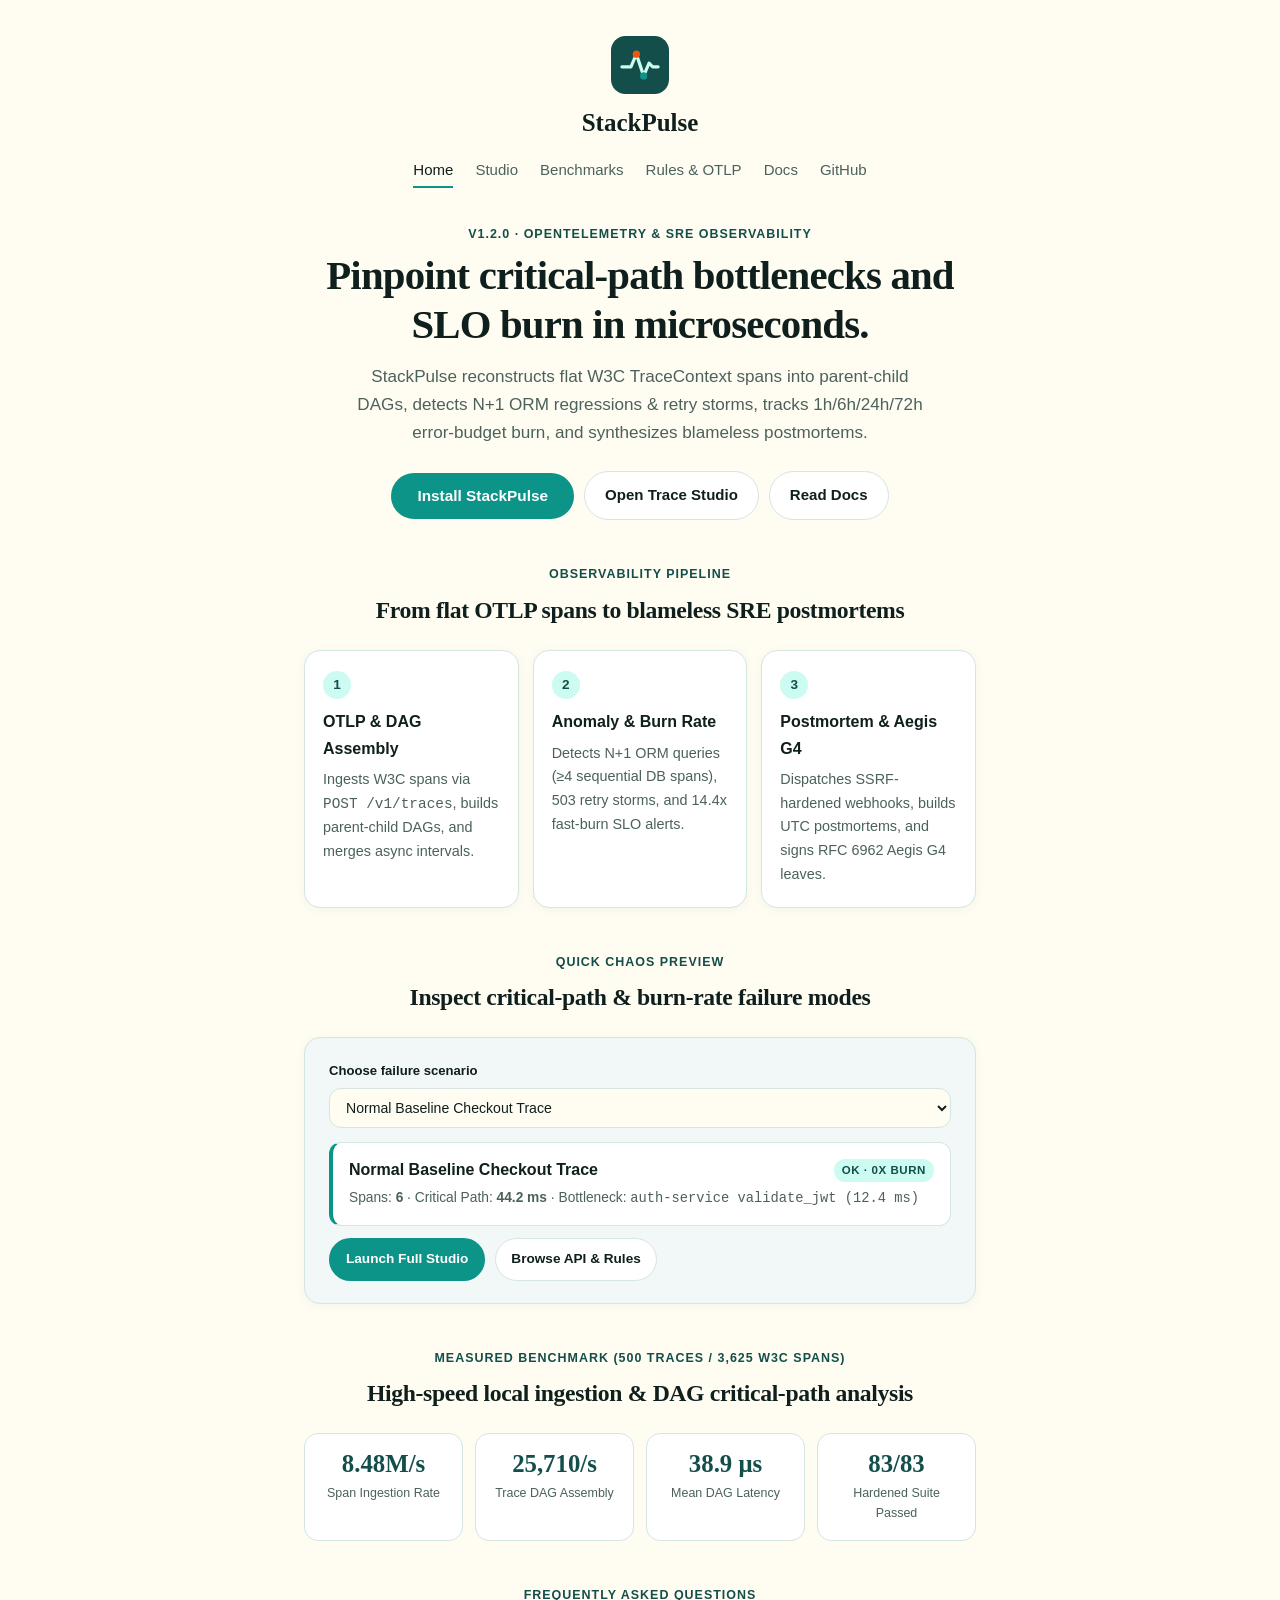
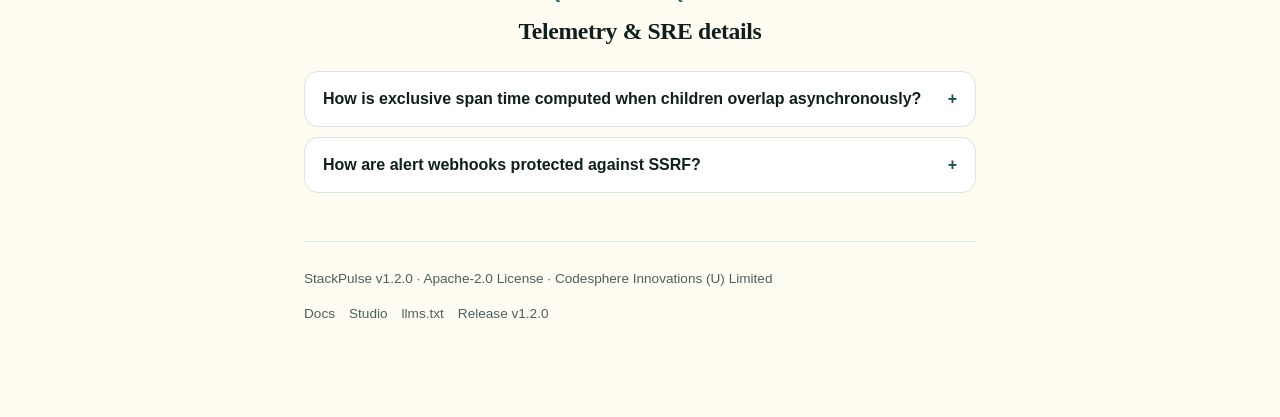
<file: website/index.html>
<!DOCTYPE html>
<html lang="en">
<head>
  <meta charset="utf-8" />
  <meta name="viewport" content="width=device-width, initial-scale=1.0" />
  <title>StackPulse — OpenTelemetry DAG &amp; Multi-Window SLO Platform</title>
  <meta name="description" content="OpenTelemetry W3C TraceContext DAG critical-path analyzer, N+1 ORM detector, multi-window SRE SLO burn-rate engine, and Nexus Aegis G4 exporter." />
  <link rel="canonical" href="https://codesphere-u.github.io/stackpulse/" />
  <meta property="og:type" content="website" />
  <meta property="og:title" content="StackPulse v1.2.0 — Cloud Observability &amp; SRE SLO Platform" />
  <meta property="og:description" content="25,710 traces/sec DAG assembly, 8.48M spans/sec ingestion, 1h/6h/24h/72h error-budget burn rates, and automated Blameless SRE Postmortems." />
  <meta property="og:url" content="https://codesphere-u.github.io/stackpulse/" />
  <meta property="og:image" content="https://codesphere-u.github.io/stackpulse/og-image.svg" />
  <meta name="twitter:card" content="summary_large_image" />
  <meta name="twitter:title" content="StackPulse v1.2.0 — Cloud Observability &amp; SRE SLO Platform" />
  <meta name="twitter:description" content="Reconstruct W3C TraceContext DAG waterfalls, catch N+1 queries and retry storms, and export Nexus Aegis G4 leaves." />
  <meta name="twitter:image" content="https://codesphere-u.github.io/stackpulse/og-image.svg" />
  <link rel="icon" type="image/svg+xml" href="favicon.svg" />
  <link rel="manifest" href="manifest.webmanifest" />
  <link rel="stylesheet" href="styles.css" />
  <script type="application/ld+json">
  {
    "@context": "https://schema.org",
    "@graph": [
      {
        "@type": "Organization",
        "@id": "https://codesphere-u.github.io/#org",
        "name": "Codesphere Innovations (U) Limited",
        "url": "https://github.com/codesphere-u"
      },
      {
        "@type": "Person",
        "@id": "https://codesphere-u.github.io/#author",
        "name": "Akandwanaho Ivan Alvin",
        "worksFor": { "@id": "https://codesphere-u.github.io/#org" }
      },
      {
        "@type": "WebSite",
        "@id": "https://codesphere-u.github.io/stackpulse/#website",
        "url": "https://codesphere-u.github.io/stackpulse/",
        "name": "StackPulse",
        "publisher": { "@id": "https://codesphere-u.github.io/#org" }
      },
      {
        "@type": "SoftwareApplication",
        "name": "StackPulse",
        "softwareVersion": "1.2.0",
        "applicationCategory": "DeveloperApplication",
        "operatingSystem": "macOS, Linux, Windows",
        "license": "https://opensource.org/licenses/Apache-2.0",
        "url": "https://codesphere-u.github.io/stackpulse/",
        "codeRepository": "https://github.com/codesphere-u/stackpulse",
        "author": { "@id": "https://codesphere-u.github.io/#author" },
        "offers": {
          "@type": "Offer",
          "price": "0",
          "priceCurrency": "USD"
        }
      },
      {
        "@type": "FAQPage",
        "mainEntity": [
          {
            "@type": "Question",
            "name": "How does StackPulse isolate exclusive span duration in async fan-out traces?",
            "acceptedAnswer": {
              "@type": "Answer",
              "text": "TraceAnalyzer merges overlapping child span intervals before subtracting them from the parent span duration so parallel async calls are never double-counted."
            }
          },
          {
            "@type": "Question",
            "name": "What OTLP and SRE alerting protocols does StackPulse support?",
            "acceptedAnswer": {
              "@type": "Answer",
              "text": "StackPulse accepts standard OTLP/HTTP JSON resourceSpans at POST /v1/traces, evaluates Google SRE 1h/6h/24h/72h burn rates, and dispatches SSRF-hardened Slack/JSON webhooks."
            }
          }
        ]
      }
    ]
  }
  </script>
</head>
<body>
  <div class="page-col">
    <header class="site-header">
      <a class="brand-mark" href="index.html">
        <svg class="brand-mascot" viewBox="0 0 64 64" fill="none" aria-hidden="true">
          <rect width="64" height="64" rx="16" fill="#134e4a"/>
          <path d="M12 34h10l6-14 8 24 6-14 4 4h6" stroke="#ccfbf1" stroke-width="3.5" stroke-linecap="round" stroke-linejoin="round"/>
          <circle cx="28" cy="20" r="4" fill="#ea580c"/>
          <circle cx="36" cy="44" r="4" fill="#0d9488"/>
        </svg>
        <svg class="brand-wordmark-svg" width="196" height="36" viewBox="0 0 196 36" role="img" aria-label="StackPulse">
          <text x="98" y="27" text-anchor="middle" font-family="Georgia, 'Times New Roman', serif" font-size="25" font-weight="700" fill="#0f1f1d">StackPulse</text>
        </svg>
        <span class="sr-only">StackPulse</span>
      </a>
      <nav class="site-nav" aria-label="Primary Navigation">
        <a href="index.html" class="active">Home</a>
        <a href="studio.html">Studio</a>
        <a href="proof.html">Benchmarks</a>
        <a href="rules.html">Rules &amp; OTLP</a>
        <a href="docs.html">Docs</a>
        <a href="https://github.com/codesphere-u/stackpulse">GitHub</a>
      </nav>
    </header>

    <main>
      <section style="text-align:center;">
        <p class="hero-kicker">v1.2.0 &middot; OpenTelemetry &amp; SRE Observability</p>
        <h1 class="hero-title">Pinpoint critical-path bottlenecks and SLO burn in microseconds.</h1>
        <p class="hero-lead">
          StackPulse reconstructs flat W3C TraceContext spans into parent-child DAGs, detects N+1 ORM regressions &amp; retry storms, tracks 1h/6h/24h/72h error-budget burn, and synthesizes blameless postmortems.
        </p>

        <div class="hero-actions">
          <div class="cta-wrap">
            <button type="button" class="btn-primary" data-popover-toggle="installPopover">Install StackPulse</button>
            <div id="installPopover" class="cta-popover" role="dialog" aria-label="Install commands">
              <p class="cta-popover-title">Quick Install &amp; Simulate</p>
              <div class="cmd-row">
                <code>pip install -e ".[dev]"</code>
                <button type="button" class="copy-mini" data-copy="pip install -e &quot;.[dev]&quot;">Copy</button>
              </div>
              <div class="cmd-row">
                <code>stackpulse simulate --scenario all --count 24</code>
                <button type="button" class="copy-mini" data-copy="stackpulse simulate --scenario all --count 24">Copy</button>
              </div>
              <div class="cmd-row">
                <code>stackpulse benchmark --traces 500</code>
                <button type="button" class="copy-mini" data-copy="stackpulse benchmark --traces 500">Copy</button>
              </div>
            </div>
          </div>
          <a class="btn-secondary" href="studio.html">Open Trace Studio</a>
          <a class="btn-secondary" href="docs.html">Read Docs</a>
        </div>
      </section>

      <section class="flow-section">
        <p class="section-label">Observability Pipeline</p>
        <h2 class="section-heading">From flat OTLP spans to blameless SRE postmortems</h2>
        <div class="flow-grid">
          <article class="flow-step">
            <span class="step-num">1</span>
            <h3>OTLP &amp; DAG Assembly</h3>
            <p>Ingests W3C spans via <code>POST /v1/traces</code>, builds parent-child DAGs, and merges async intervals.</p>
          </article>
          <article class="flow-step">
            <span class="step-num">2</span>
            <h3>Anomaly &amp; Burn Rate</h3>
            <p>Detects N+1 ORM queries (&ge;4 sequential DB spans), 503 retry storms, and 14.4x fast-burn SLO alerts.</p>
          </article>
          <article class="flow-step">
            <span class="step-num">3</span>
            <h3>Postmortem &amp; Aegis G4</h3>
            <p>Dispatches SSRF-hardened webhooks, builds UTC postmortems, and signs RFC 6962 Aegis G4 leaves.</p>
          </article>
        </div>
      </section>

      <section class="flow-section">
        <p class="section-label">Quick Chaos Preview</p>
        <h2 class="section-heading">Inspect critical-path &amp; burn-rate failure modes</h2>
        <div class="handy-card soft">
          <label class="field-label" for="quickScenarioSelect">Choose failure scenario</label>
          <select id="quickScenarioSelect" class="handy-select" style="margin-bottom:14px;">
            <option value="normal">Normal Baseline Checkout Trace</option>
            <option value="n_plus_one">ORM Lazy-Loading N+1 Query Regression</option>
            <option value="retry_storm">Downstream Payment HTTP 503 Retry Storm</option>
          </select>
          <div id="quickScenarioOut"></div>
          <div style="margin-top:12px;display:flex;gap:10px;flex-wrap:wrap;">
            <a class="btn-primary btn-sm" href="studio.html">Launch Full Studio</a>
            <a class="btn-secondary btn-sm" href="rules.html">Browse API &amp; Rules</a>
          </div>
        </div>
      </section>

      <section class="flow-section">
        <p class="section-label">Measured Benchmark (500 Traces / 3,625 W3C Spans)</p>
        <h2 class="section-heading">High-speed local ingestion &amp; DAG critical-path analysis</h2>
        <div class="stat-grid">
          <div class="stat-box">
            <div class="stat-val">8.48M/s</div>
            <div class="stat-lbl">Span Ingestion Rate</div>
          </div>
          <div class="stat-box">
            <div class="stat-val">25,710/s</div>
            <div class="stat-lbl">Trace DAG Assembly</div>
          </div>
          <div class="stat-box">
            <div class="stat-val">38.9 &mu;s</div>
            <div class="stat-lbl">Mean DAG Latency</div>
          </div>
          <div class="stat-box">
            <div class="stat-val">83/83</div>
            <div class="stat-lbl">Hardened Suite Passed</div>
          </div>
        </div>
      </section>

      <section class="flow-section">
        <p class="section-label">Frequently Asked Questions</p>
        <h2 class="section-heading">Telemetry &amp; SRE details</h2>
        <details class="faq-item">
          <summary>How is exclusive span time computed when children overlap asynchronously?</summary>
          <p><code>TraceAnalyzer</code> sorts and merges overlapping child intervals <code>[start, end]</code> before subtracting their union length from the parent span duration.</p>
        </details>
        <details class="faq-item">
          <summary>How are alert webhooks protected against SSRF?</summary>
          <p><code>/api/v1/alerts/register-webhook</code> blocks loopback, private RFC1918, IPv6-mapped IPv4, link-local metadata (`169.254.169.254`), and `.internal` targets by default.</p>
        </details>
      </section>
    </main>

    <footer class="site-footer">
      <span>StackPulse v1.2.0 &middot; Apache-2.0 License &middot; Codesphere Innovations (U) Limited</span>
      <div class="footer-links">
        <a href="docs.html">Docs</a>
        <a href="studio.html">Studio</a>
        <a href="llms.txt">llms.txt</a>
        <a href="https://github.com/codesphere-u/stackpulse/releases/tag/v1.2.0">Release v1.2.0</a>
      </div>
    </footer>
  </div>
  <div id="toast" class="toast" role="status" aria-live="polite"></div>
  <script defer data-domain="codesphere-u.github.io" src="https://plausible.io/js/script.js"></script>
  <script src="app.js"></script>
</body>
</html>
</file>
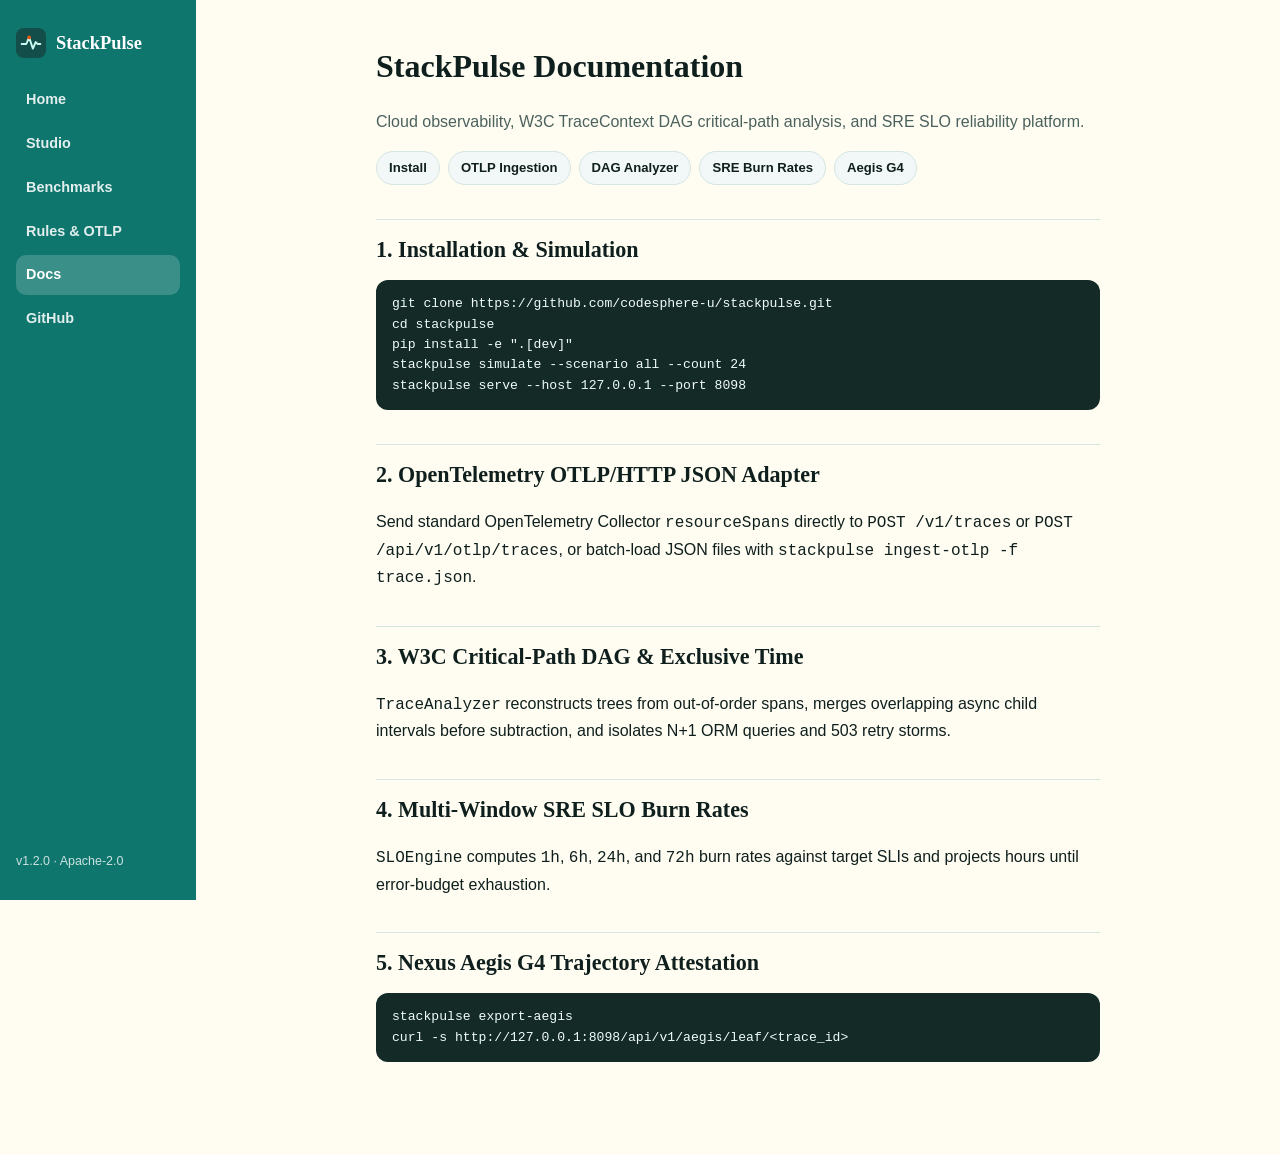
<file: website/docs.html>
<!DOCTYPE html>
<html lang="en">
<head>
  <meta charset="utf-8" />
  <meta name="viewport" content="width=device-width, initial-scale=1.0" />
  <title>Documentation — StackPulse</title>
  <meta name="description" content="Complete StackPulse documentation covering OTLP ingestion, W3C DAG critical-path analysis, multi-window SLO burn rates, and Aegis G4 export." />
  <link rel="canonical" href="https://codesphere-u.github.io/stackpulse/docs.html" />
  <meta property="og:type" content="website" />
  <meta property="og:title" content="Documentation — StackPulse" />
  <meta property="og:description" content="Developer reference for StackPulse CLI, FastAPI SRE console, OTLP adapter, and Nexus Aegis G4." />
  <meta property="og:image" content="https://codesphere-u.github.io/stackpulse/og-image.svg" />
  <meta name="twitter:card" content="summary_large_image" />
  <link rel="icon" type="image/svg+xml" href="favicon.svg" />
  <link rel="stylesheet" href="styles.css" />
</head>
<body>
  <div class="docs-layout">
    <aside class="docs-sidebar">
      <a class="docs-brand" href="index.html">
        <svg viewBox="0 0 64 64" fill="none" aria-hidden="true">
          <rect width="64" height="64" rx="16" fill="#134e4a"/>
          <path d="M12 34h10l6-14 8 24 6-14 4 4h6" stroke="#ccfbf1" stroke-width="4" stroke-linecap="round" stroke-linejoin="round"/>
          <circle cx="28" cy="20" r="4" fill="#ea580c"/>
        </svg>
        <span>StackPulse</span>
      </a>
      <nav class="docs-nav" aria-label="Documentation Navigation">
        <a href="index.html">Home</a>
        <a href="studio.html">Studio</a>
        <a href="proof.html">Benchmarks</a>
        <a href="rules.html">Rules &amp; OTLP</a>
        <a href="docs.html" class="active">Docs</a>
        <a href="https://github.com/codesphere-u/stackpulse">GitHub</a>
      </nav>
      <div class="docs-rail-foot">v1.2.0 &middot; Apache-2.0</div>
    </aside>

    <main class="docs-main">
      <h1>StackPulse Documentation</h1>
      <p style="color:var(--muted);">Cloud observability, W3C TraceContext DAG critical-path analysis, and SRE SLO reliability platform.</p>

      <nav class="doc-subrail" aria-label="Page Sections">
        <a href="#install">Install</a>
        <a href="#otlp">OTLP Ingestion</a>
        <a href="#dag">DAG Analyzer</a>
        <a href="#slo">SRE Burn Rates</a>
        <a href="#aegis">Aegis G4</a>
      </nav>

      <h2 id="install">1. Installation &amp; Simulation</h2>
      <pre><code>git clone https://github.com/codesphere-u/stackpulse.git
cd stackpulse
pip install -e ".[dev]"
stackpulse simulate --scenario all --count 24
stackpulse serve --host 127.0.0.1 --port 8098</code></pre>

      <h2 id="otlp">2. OpenTelemetry OTLP/HTTP JSON Adapter</h2>
      <p>Send standard OpenTelemetry Collector <code>resourceSpans</code> directly to <code>POST /v1/traces</code> or <code>POST /api/v1/otlp/traces</code>, or batch-load JSON files with <code>stackpulse ingest-otlp -f trace.json</code>.</p>

      <h2 id="dag">3. W3C Critical-Path DAG &amp; Exclusive Time</h2>
      <p><code>TraceAnalyzer</code> reconstructs trees from out-of-order spans, merges overlapping async child intervals before subtraction, and isolates N+1 ORM queries and 503 retry storms.</p>

      <h2 id="slo">4. Multi-Window SRE SLO Burn Rates</h2>
      <p><code>SLOEngine</code> computes <code>1h</code>, <code>6h</code>, <code>24h</code>, and <code>72h</code> burn rates against target SLIs and projects hours until error-budget exhaustion.</p>

      <h2 id="aegis">5. Nexus Aegis G4 Trajectory Attestation</h2>
      <pre><code>stackpulse export-aegis
curl -s http://127.0.0.1:8098/api/v1/aegis/leaf/&lt;trace_id&gt;</code></pre>
    </main>
  </div>
  <div id="toast" class="toast" role="status" aria-live="polite"></div>
  <script src="app.js"></script>
</body>
</html>
</file>
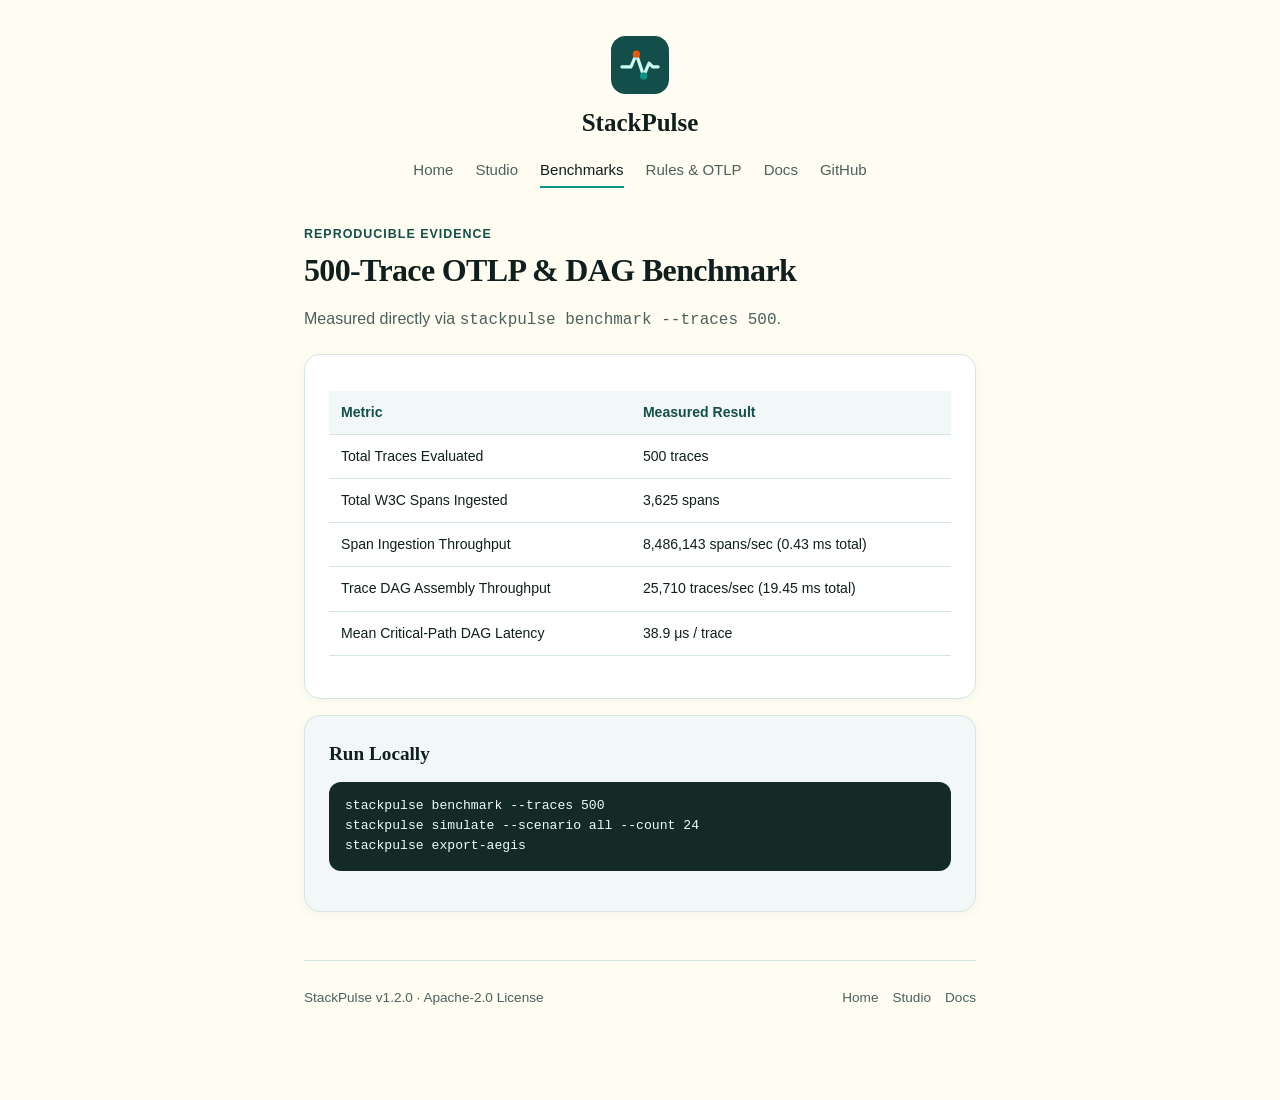
<file: website/proof.html>
<!DOCTYPE html>
<html lang="en">
<head>
  <meta charset="utf-8" />
  <meta name="viewport" content="width=device-width, initial-scale=1.0" />
  <title>Benchmarks &amp; Proof — StackPulse</title>
  <meta name="description" content="Reproducible 500-trace, 3,625-span StackPulse benchmark measuring 8.48M spans/sec ingestion, 25,710 traces/sec DAG assembly, and 38.9 us latency." />
  <link rel="canonical" href="https://codesphere-u.github.io/stackpulse/proof.html" />
  <meta property="og:type" content="website" />
  <meta property="og:title" content="Benchmarks &amp; Proof — StackPulse" />
  <meta property="og:description" content="Observed StackPulse ingestion, DAG critical-path throughput, and automated test verification." />
  <meta property="og:image" content="https://codesphere-u.github.io/stackpulse/og-image.svg" />
  <meta name="twitter:card" content="summary_large_image" />
  <link rel="icon" type="image/svg+xml" href="favicon.svg" />
  <link rel="stylesheet" href="styles.css" />
</head>
<body>
  <div class="page-col">
    <header class="site-header">
      <a class="brand-mark" href="index.html">
        <svg class="brand-mascot" viewBox="0 0 64 64" fill="none" aria-hidden="true">
          <rect width="64" height="64" rx="16" fill="#134e4a"/>
          <path d="M12 34h10l6-14 8 24 6-14 4 4h6" stroke="#ccfbf1" stroke-width="3.5" stroke-linecap="round" stroke-linejoin="round"/>
          <circle cx="28" cy="20" r="4" fill="#ea580c"/>
          <circle cx="36" cy="44" r="4" fill="#0d9488"/>
        </svg>
        <svg class="brand-wordmark-svg" width="196" height="36" viewBox="0 0 196 36" role="img" aria-label="StackPulse">
          <text x="98" y="27" text-anchor="middle" font-family="Georgia, 'Times New Roman', serif" font-size="25" font-weight="700" fill="#0f1f1d">StackPulse</text>
        </svg>
        <span class="sr-only">StackPulse</span>
      </a>
      <nav class="site-nav" aria-label="Primary Navigation">
        <a href="index.html">Home</a>
        <a href="studio.html">Studio</a>
        <a href="proof.html" class="active">Benchmarks</a>
        <a href="rules.html">Rules &amp; OTLP</a>
        <a href="docs.html">Docs</a>
        <a href="https://github.com/codesphere-u/stackpulse">GitHub</a>
      </nav>
    </header>

    <main>
      <p class="hero-kicker">Reproducible Evidence</p>
      <h1 class="hero-title" style="font-size:2rem;">500-Trace OTLP &amp; DAG Benchmark</h1>
      <p style="color:var(--muted);margin-bottom:20px;">Measured directly via <code>stackpulse benchmark --traces 500</code>.</p>

      <div class="handy-card">
        <table>
          <thead><tr><th>Metric</th><th>Measured Result</th></tr></thead>
          <tbody>
            <tr><td>Total Traces Evaluated</td><td>500 traces</td></tr>
            <tr><td>Total W3C Spans Ingested</td><td>3,625 spans</td></tr>
            <tr><td>Span Ingestion Throughput</td><td>8,486,143 spans/sec (0.43 ms total)</td></tr>
            <tr><td>Trace DAG Assembly Throughput</td><td>25,710 traces/sec (19.45 ms total)</td></tr>
            <tr><td>Mean Critical-Path DAG Latency</td><td>38.9 &mu;s / trace</td></tr>
          </tbody>
        </table>
      </div>

      <div class="handy-card soft">
        <h2 style="font-family:Georgia,serif;margin:0 0 10px;font-size:1.2rem;">Run Locally</h2>
        <pre><code>stackpulse benchmark --traces 500
stackpulse simulate --scenario all --count 24
stackpulse export-aegis</code></pre>
      </div>
    </main>

    <footer class="site-footer">
      <span>StackPulse v1.2.0 &middot; Apache-2.0 License</span>
      <div class="footer-links">
        <a href="index.html">Home</a>
        <a href="studio.html">Studio</a>
        <a href="docs.html">Docs</a>
      </div>
    </footer>
  </div>
  <div id="toast" class="toast" role="status" aria-live="polite"></div>
  <script src="app.js"></script>
</body>
</html>
</file>
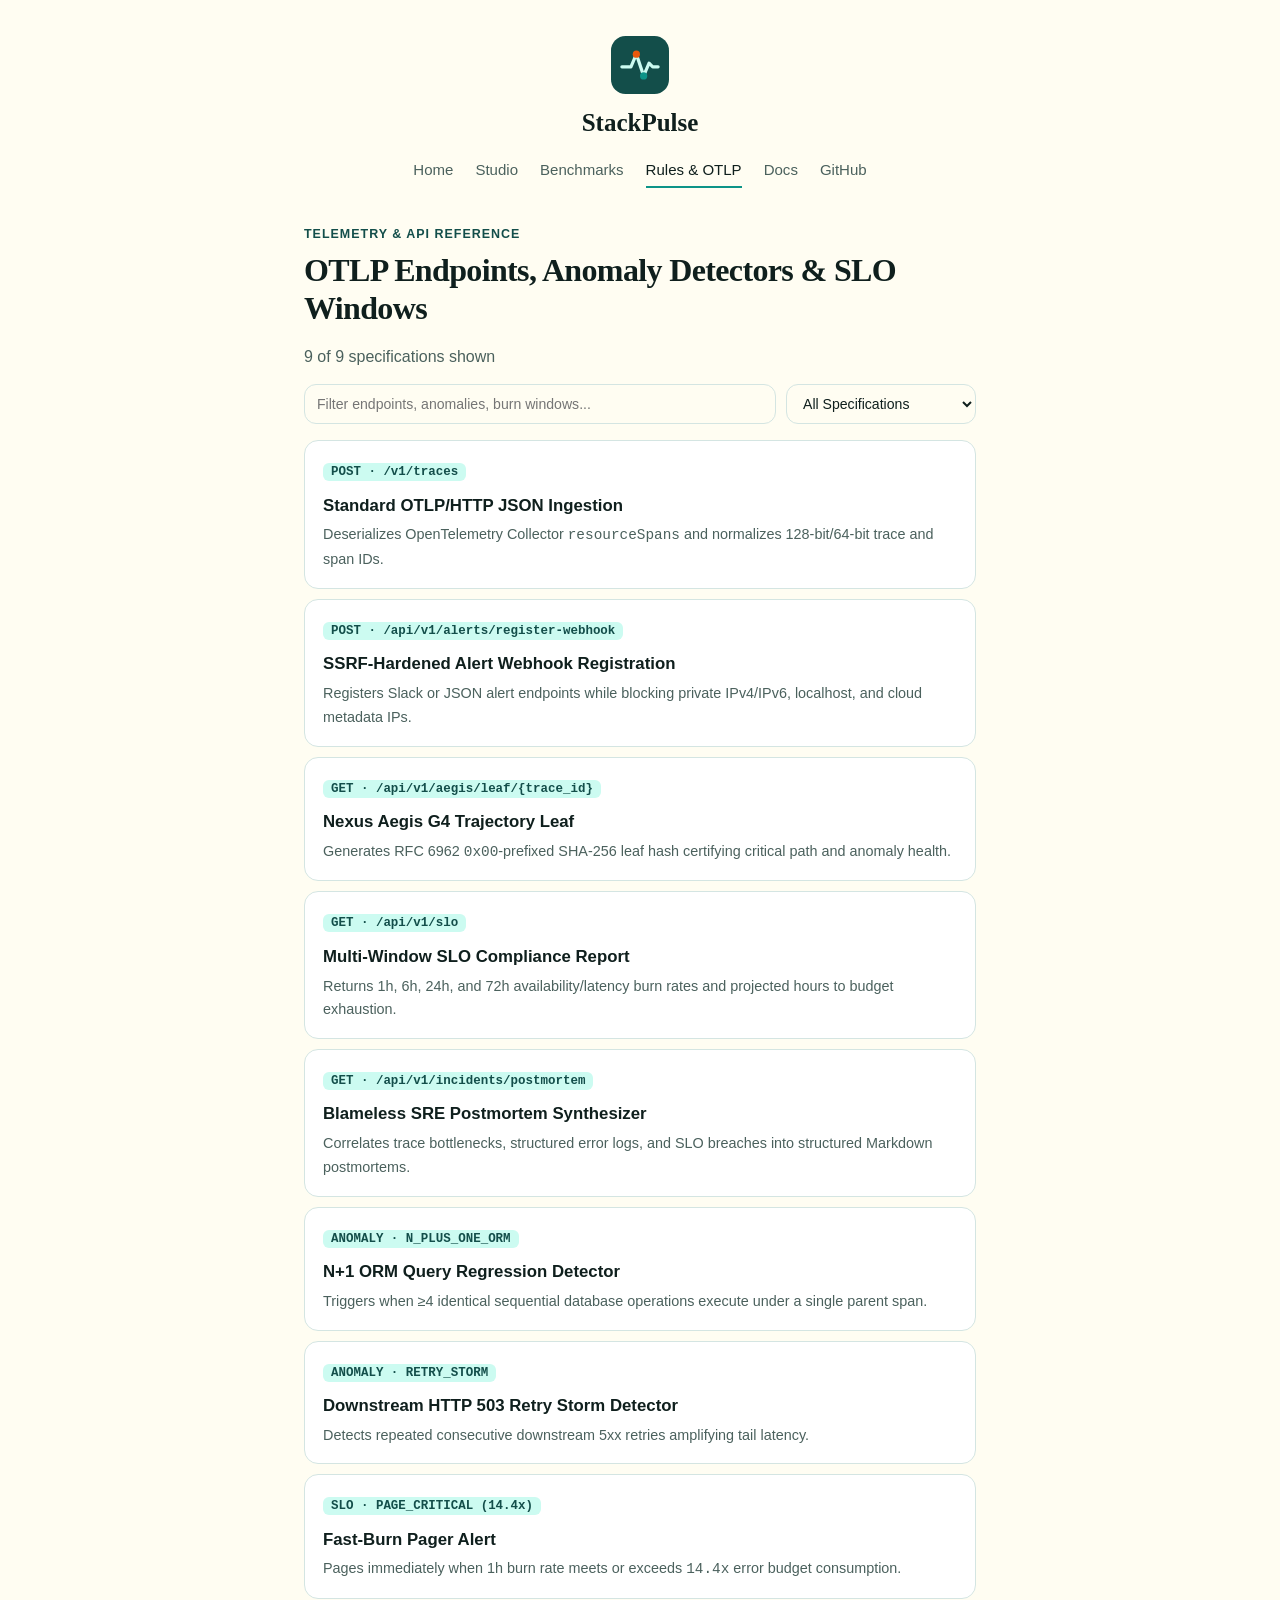
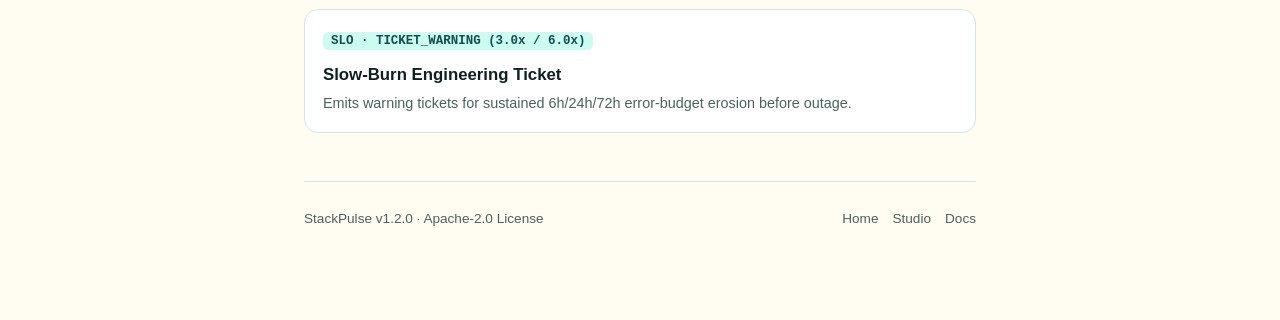
<file: website/rules.html>
<!DOCTYPE html>
<html lang="en">
<head>
  <meta charset="utf-8" />
  <meta name="viewport" content="width=device-width, initial-scale=1.0" />
  <title>API Routes, OTLP &amp; SRE Rules — StackPulse</title>
  <meta name="description" content="Searchable reference of StackPulse OTLP endpoints, TraceAnalyzer anomaly detectors, Google SRE SLO burn windows, and Aegis G4 APIs." />
  <link rel="canonical" href="https://codesphere-u.github.io/stackpulse/rules.html" />
  <meta property="og:type" content="website" />
  <meta property="og:title" content="API Routes, OTLP &amp; SRE Rules — StackPulse" />
  <meta property="og:description" content="Complete reference of StackPulse FastAPI endpoints, trace anomaly detectors, and SRE burn-rate windows." />
  <meta property="og:image" content="https://codesphere-u.github.io/stackpulse/og-image.svg" />
  <meta name="twitter:card" content="summary_large_image" />
  <link rel="icon" type="image/svg+xml" href="favicon.svg" />
  <link rel="stylesheet" href="styles.css" />
</head>
<body>
  <div class="page-col">
    <header class="site-header">
      <a class="brand-mark" href="index.html">
        <svg class="brand-mascot" viewBox="0 0 64 64" fill="none" aria-hidden="true">
          <rect width="64" height="64" rx="16" fill="#134e4a"/>
          <path d="M12 34h10l6-14 8 24 6-14 4 4h6" stroke="#ccfbf1" stroke-width="3.5" stroke-linecap="round" stroke-linejoin="round"/>
          <circle cx="28" cy="20" r="4" fill="#ea580c"/>
          <circle cx="36" cy="44" r="4" fill="#0d9488"/>
        </svg>
        <svg class="brand-wordmark-svg" width="196" height="36" viewBox="0 0 196 36" role="img" aria-label="StackPulse">
          <text x="98" y="27" text-anchor="middle" font-family="Georgia, 'Times New Roman', serif" font-size="25" font-weight="700" fill="#0f1f1d">StackPulse</text>
        </svg>
        <span class="sr-only">StackPulse</span>
      </a>
      <nav class="site-nav" aria-label="Primary Navigation">
        <a href="index.html">Home</a>
        <a href="studio.html">Studio</a>
        <a href="proof.html">Benchmarks</a>
        <a href="rules.html" class="active">Rules &amp; OTLP</a>
        <a href="docs.html">Docs</a>
        <a href="https://github.com/codesphere-u/stackpulse">GitHub</a>
      </nav>
    </header>

    <main>
      <p class="hero-kicker">Telemetry &amp; API Reference</p>
      <h1 class="hero-title" style="font-size:2rem;">OTLP Endpoints, Anomaly Detectors &amp; SLO Windows</h1>
      <p id="rulesCount" style="color:var(--muted);margin-bottom:14px;"></p>

      <div class="rules-filter">
        <input id="rulesSearch" class="handy-input" style="flex:1 1 240px;" type="search" placeholder="Filter endpoints, anomalies, burn windows..." />
        <select id="rulesCategory" class="handy-select" style="flex:0 0 190px;">
          <option value="all">All Specifications</option>
          <option value="api">API Endpoints (5)</option>
          <option value="detector">Trace &amp; SLO Rules (4)</option>
        </select>
      </div>

      <article class="rule-card" data-rule-card data-cat="api">
        <span class="rule-id">POST &middot; /v1/traces</span>
        <h2 style="font-size:1.05rem;margin:8px 0 4px;">Standard OTLP/HTTP JSON Ingestion</h2>
        <p style="margin:0;font-size:0.9rem;color:var(--muted);">Deserializes OpenTelemetry Collector <code>resourceSpans</code> and normalizes 128-bit/64-bit trace and span IDs.</p>
      </article>
      <article class="rule-card" data-rule-card data-cat="api">
        <span class="rule-id">POST &middot; /api/v1/alerts/register-webhook</span>
        <h2 style="font-size:1.05rem;margin:8px 0 4px;">SSRF-Hardened Alert Webhook Registration</h2>
        <p style="margin:0;font-size:0.9rem;color:var(--muted);">Registers Slack or JSON alert endpoints while blocking private IPv4/IPv6, localhost, and cloud metadata IPs.</p>
      </article>
      <article class="rule-card" data-rule-card data-cat="api">
        <span class="rule-id">GET &middot; /api/v1/aegis/leaf/{trace_id}</span>
        <h2 style="font-size:1.05rem;margin:8px 0 4px;">Nexus Aegis G4 Trajectory Leaf</h2>
        <p style="margin:0;font-size:0.9rem;color:var(--muted);">Generates RFC 6962 <code>0x00</code>-prefixed SHA-256 leaf hash certifying critical path and anomaly health.</p>
      </article>
      <article class="rule-card" data-rule-card data-cat="api">
        <span class="rule-id">GET &middot; /api/v1/slo</span>
        <h2 style="font-size:1.05rem;margin:8px 0 4px;">Multi-Window SLO Compliance Report</h2>
        <p style="margin:0;font-size:0.9rem;color:var(--muted);">Returns 1h, 6h, 24h, and 72h availability/latency burn rates and projected hours to budget exhaustion.</p>
      </article>
      <article class="rule-card" data-rule-card data-cat="api">
        <span class="rule-id">GET &middot; /api/v1/incidents/postmortem</span>
        <h2 style="font-size:1.05rem;margin:8px 0 4px;">Blameless SRE Postmortem Synthesizer</h2>
        <p style="margin:0;font-size:0.9rem;color:var(--muted);">Correlates trace bottlenecks, structured error logs, and SLO breaches into structured Markdown postmortems.</p>
      </article>

      <article class="rule-card" data-rule-card data-cat="detector">
        <span class="rule-id">ANOMALY &middot; N_PLUS_ONE_ORM</span>
        <h2 style="font-size:1.05rem;margin:8px 0 4px;">N+1 ORM Query Regression Detector</h2>
        <p style="margin:0;font-size:0.9rem;color:var(--muted);">Triggers when &ge;4 identical sequential database operations execute under a single parent span.</p>
      </article>
      <article class="rule-card" data-rule-card data-cat="detector">
        <span class="rule-id">ANOMALY &middot; RETRY_STORM</span>
        <h2 style="font-size:1.05rem;margin:8px 0 4px;">Downstream HTTP 503 Retry Storm Detector</h2>
        <p style="margin:0;font-size:0.9rem;color:var(--muted);">Detects repeated consecutive downstream 5xx retries amplifying tail latency.</p>
      </article>
      <article class="rule-card" data-rule-card data-cat="detector">
        <span class="rule-id">SLO &middot; PAGE_CRITICAL (14.4x)</span>
        <h2 style="font-size:1.05rem;margin:8px 0 4px;">Fast-Burn Pager Alert</h2>
        <p style="margin:0;font-size:0.9rem;color:var(--muted);">Pages immediately when 1h burn rate meets or exceeds <code>14.4x</code> error budget consumption.</p>
      </article>
      <article class="rule-card" data-rule-card data-cat="detector">
        <span class="rule-id">SLO &middot; TICKET_WARNING (3.0x / 6.0x)</span>
        <h2 style="font-size:1.05rem;margin:8px 0 4px;">Slow-Burn Engineering Ticket</h2>
        <p style="margin:0;font-size:0.9rem;color:var(--muted);">Emits warning tickets for sustained 6h/24h/72h error-budget erosion before outage.</p>
      </article>
    </main>

    <footer class="site-footer">
      <span>StackPulse v1.2.0 &middot; Apache-2.0 License</span>
      <div class="footer-links">
        <a href="index.html">Home</a>
        <a href="studio.html">Studio</a>
        <a href="docs.html">Docs</a>
      </div>
    </footer>
  </div>
  <div id="toast" class="toast" role="status" aria-live="polite"></div>
  <script src="app.js"></script>
</body>
</html>
</file>
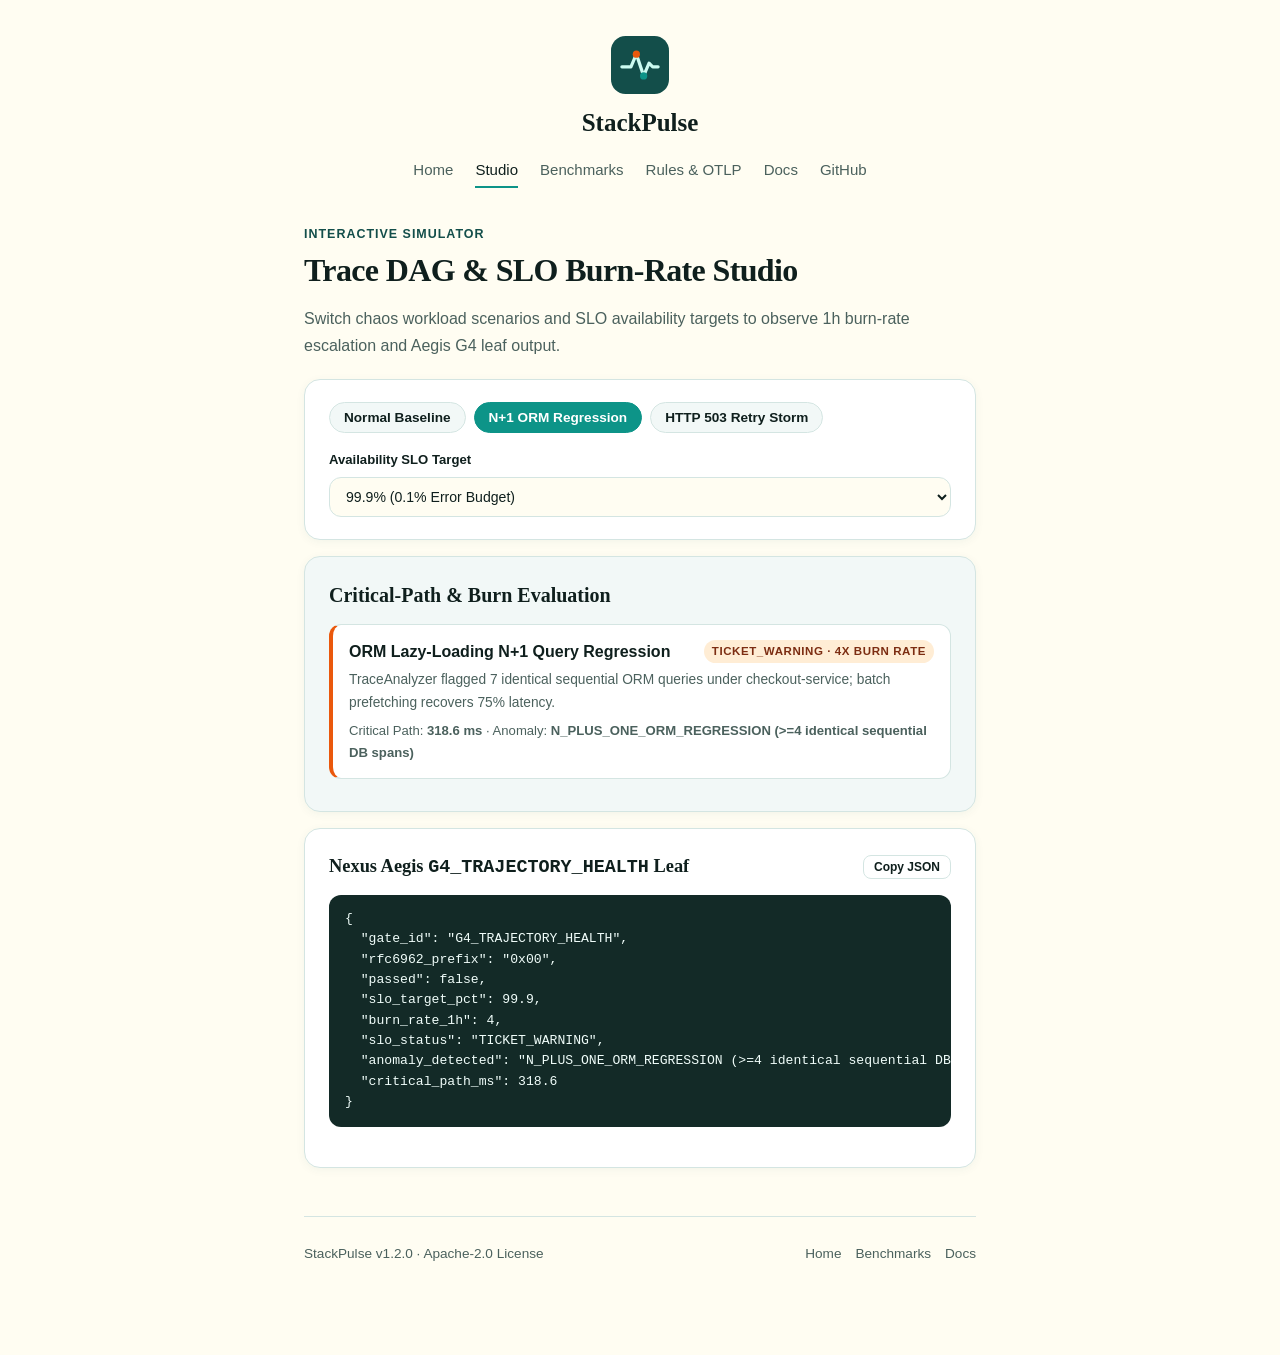
<file: website/studio.html>
<!DOCTYPE html>
<html lang="en">
<head>
  <meta charset="utf-8" />
  <meta name="viewport" content="width=device-width, initial-scale=1.0" />
  <title>Trace DAG &amp; SLO Burn Studio — StackPulse</title>
  <meta name="description" content="Simulate OpenTelemetry W3C critical-path DAGs, N+1 ORM and HTTP 503 retry storm detection, SLO burn rates, and Nexus Aegis G4 leaves." />
  <link rel="canonical" href="https://codesphere-u.github.io/stackpulse/studio.html" />
  <meta property="og:type" content="website" />
  <meta property="og:title" content="Trace DAG &amp; SLO Burn Studio — StackPulse" />
  <meta property="og:description" content="Interactive OpenTelemetry chaos trace and Google SRE SLO burn-rate simulator." />
  <meta property="og:image" content="https://codesphere-u.github.io/stackpulse/og-image.svg" />
  <meta name="twitter:card" content="summary_large_image" />
  <link rel="icon" type="image/svg+xml" href="favicon.svg" />
  <link rel="stylesheet" href="styles.css" />
</head>
<body>
  <div class="page-col">
    <header class="site-header">
      <a class="brand-mark" href="index.html">
        <svg class="brand-mascot" viewBox="0 0 64 64" fill="none" aria-hidden="true">
          <rect width="64" height="64" rx="16" fill="#134e4a"/>
          <path d="M12 34h10l6-14 8 24 6-14 4 4h6" stroke="#ccfbf1" stroke-width="3.5" stroke-linecap="round" stroke-linejoin="round"/>
          <circle cx="28" cy="20" r="4" fill="#ea580c"/>
          <circle cx="36" cy="44" r="4" fill="#0d9488"/>
        </svg>
        <svg class="brand-wordmark-svg" width="196" height="36" viewBox="0 0 196 36" role="img" aria-label="StackPulse">
          <text x="98" y="27" text-anchor="middle" font-family="Georgia, 'Times New Roman', serif" font-size="25" font-weight="700" fill="#0f1f1d">StackPulse</text>
        </svg>
        <span class="sr-only">StackPulse</span>
      </a>
      <nav class="site-nav" aria-label="Primary Navigation">
        <a href="index.html">Home</a>
        <a href="studio.html" class="active">Studio</a>
        <a href="proof.html">Benchmarks</a>
        <a href="rules.html">Rules &amp; OTLP</a>
        <a href="docs.html">Docs</a>
        <a href="https://github.com/codesphere-u/stackpulse">GitHub</a>
      </nav>
    </header>

    <main>
      <p class="hero-kicker">Interactive Simulator</p>
      <h1 class="hero-title" style="font-size:2rem;">Trace DAG &amp; SLO Burn-Rate Studio</h1>
      <p style="color:var(--muted);margin-bottom:20px;">Switch chaos workload scenarios and SLO availability targets to observe 1h burn-rate escalation and Aegis G4 leaf output.</p>

      <div class="handy-card">
        <div class="preset-bar">
          <button type="button" class="preset-chip" data-scenario="normal">Normal Baseline</button>
          <button type="button" class="preset-chip active" data-scenario="n_plus_one">N+1 ORM Regression</button>
          <button type="button" class="preset-chip" data-scenario="retry_storm">HTTP 503 Retry Storm</button>
        </div>
        <label class="field-label" for="studioSloTarget">Availability SLO Target</label>
        <select id="studioSloTarget" class="handy-select">
          <option value="99.9" selected>99.9% (0.1% Error Budget)</option>
          <option value="99.5">99.5% (0.5% Error Budget)</option>
          <option value="99.0">99.0% (1.0% Error Budget)</option>
        </select>
      </div>

      <section class="handy-card soft">
        <h2 style="font-family:Georgia,serif;margin:0 0 12px;font-size:1.25rem;">Critical-Path &amp; Burn Evaluation</h2>
        <div id="studioOutput"></div>
      </section>

      <section class="handy-card">
        <div style="display:flex;justify-content:space-between;align-items:center;gap:10px;">
          <h2 style="font-family:Georgia,serif;margin:0;font-size:1.15rem;">Nexus Aegis <code>G4_TRAJECTORY_HEALTH</code> Leaf</h2>
          <button type="button" class="copy-mini" onclick="copyText(document.getElementById('studioAegisOut').textContent)">Copy JSON</button>
        </div>
        <pre id="studioAegisOut"></pre>
      </section>
    </main>

    <footer class="site-footer">
      <span>StackPulse v1.2.0 &middot; Apache-2.0 License</span>
      <div class="footer-links">
        <a href="index.html">Home</a>
        <a href="proof.html">Benchmarks</a>
        <a href="docs.html">Docs</a>
      </div>
    </footer>
  </div>
  <div id="toast" class="toast" role="status" aria-live="polite"></div>
  <script src="app.js"></script>
</body>
</html>
</file>
<file: website/styles.css>
/* StackPulse — Handy-Inspired Warm Ivory + Telemetry Teal + Burn-Rate Amber Theme */
:root {
  --bg: #fffdf2;
  --surface: #f2f8f7;
  --card: #ffffff;
  --ink: #0f1f1d;
  --muted: #4b615d;
  --line: #d4e5e2;
  --teal: #0d9488;
  --teal-hover: #0f766e;
  --teal-light: #ccfbf1;
  --teal-dark: #134e4a;
  --rail-bg: #0f766e;
  --coral: #ea580c;
  --coral-hover: #c2410c;
  --coral-light: #ffedd5;
  --coral-dark: #7c2d12;
  --radius: 16px;
  --shadow: 0 2px 10px rgba(19, 78, 74, 0.05);
  --shadow-lg: 0 12px 28px rgba(19, 78, 74, 0.12);
}

*, *::before, *::after { box-sizing: border-box; }
html { scroll-behavior: smooth; }
body {
  margin: 0;
  font-family: "Inter", -apple-system, BlinkMacSystemFont, "Segoe UI", Roboto, sans-serif;
  background: var(--bg);
  color: var(--ink);
  line-height: 1.65;
  -webkit-font-smoothing: antialiased;
}
code, pre, kbd { font-family: "JetBrains Mono", ui-monospace, SFMono-Regular, Menlo, monospace; }
a { color: var(--teal-dark); }

.page-col { max-width: 720px; margin: 0 auto; padding: 0 24px 80px; }

.site-header { padding: 36px 0 36px; text-align: center; }
.brand-mark { display: inline-flex; flex-direction: column; align-items: center; gap: 10px; text-decoration: none; color: var(--ink); }
.brand-mascot { width: 58px; height: 58px; display: block; transition: transform 0.2s ease; }
.brand-mark:hover .brand-mascot { transform: translateY(-2px) scale(1.03); }
.brand-wordmark-svg { display: block; width: 196px; height: 36px; margin: 0 auto; }
.sr-only { position: absolute; width: 1px; height: 1px; padding: 0; margin: -1px; overflow: hidden; clip: rect(0, 0, 0, 0); white-space: nowrap; border: 0; }
.site-nav { margin-top: 18px; display: flex; justify-content: center; flex-wrap: wrap; gap: 8px 22px; }
.site-nav a { font-size: 0.94rem; font-weight: 500; color: var(--muted); text-decoration: none; padding-bottom: 3px; border-bottom: 2px solid transparent; transition: color 0.15s ease, border-color 0.15s ease; }
.site-nav a:hover, .site-nav a.active { color: var(--ink); border-bottom-color: var(--teal); }
.hero-kicker { font-size: 0.78rem; font-weight: 700; letter-spacing: 0.08em; text-transform: uppercase; color: var(--teal-dark); margin: 0 0 8px; }
.hero-title { font-family: Georgia, "Times New Roman", serif; font-size: clamp(1.85rem, 4.2vw, 2.55rem); font-weight: 700; line-height: 1.18; letter-spacing: -0.02em; margin: 0 0 14px; }
.hero-lead { font-size: 1.07rem; color: var(--muted); max-width: 580px; margin: 0 auto 24px; }
.hero-actions { display: flex; flex-wrap: wrap; justify-content: center; gap: 10px; align-items: center; }

.btn-primary { display: inline-flex; align-items: center; justify-content: center; gap: 8px; padding: 12px 24px; border-radius: 999px; background: var(--teal); color: #ffffff; font-weight: 700; font-size: 0.96rem; border: 2px solid var(--teal); text-decoration: none; cursor: pointer; transition: background 0.15s ease, transform 0.15s ease, border-color 0.15s ease; }
.btn-primary:hover { background: var(--teal-hover); border-color: var(--teal-hover); transform: translateY(-1px); }
.btn-secondary { display: inline-flex; align-items: center; justify-content: center; gap: 8px; padding: 11px 20px; border-radius: 999px; background: var(--card); color: var(--ink); font-weight: 600; font-size: 0.94rem; border: 1.5px solid var(--line); text-decoration: none; cursor: pointer; transition: border-color 0.15s ease, background 0.15s ease; }
.btn-secondary:hover { border-color: var(--teal); background: var(--surface); }
.btn-sm { padding: 8px 15px; font-size: 0.85rem; }

.cta-wrap { position: relative; display: inline-block; }
.cta-popover { position: absolute; left: 50%; top: calc(100% + 10px); transform: translateX(-50%); width: min(370px, 90vw); background: var(--card); border: 1.5px solid var(--line); border-radius: 14px; box-shadow: var(--shadow-lg); padding: 14px; text-align: left; z-index: 40; display: none; }
.cta-popover.open { display: block; }
.cta-popover-title { font-size: 0.76rem; text-transform: uppercase; letter-spacing: 0.06em; font-weight: 700; color: var(--teal-dark); margin: 0 0 8px; }
.cmd-row { display: flex; align-items: center; justify-content: space-between; gap: 8px; background: var(--surface); border: 1px solid var(--line); border-radius: 10px; padding: 8px 10px; margin-bottom: 8px; }
.cmd-row:last-child { margin-bottom: 0; }
.cmd-row code { font-size: 0.78rem; color: var(--ink); overflow-x: auto; white-space: nowrap; }
.copy-mini { border: 1px solid var(--line); background: var(--card); color: var(--ink); font-size: 0.75rem; font-weight: 600; border-radius: 8px; padding: 4px 10px; cursor: pointer; flex-shrink: 0; }
.copy-mini:hover { border-color: var(--teal); background: var(--teal-light); }

.flow-section { margin: 44px 0 18px; }
.section-label { font-size: 0.78rem; text-transform: uppercase; letter-spacing: 0.08em; font-weight: 700; color: var(--teal-dark); text-align: center; margin: 0 0 6px; }
.section-heading { font-family: Georgia, "Times New Roman", serif; font-size: 1.48rem; font-weight: 700; text-align: center; margin: 0 0 20px; letter-spacing: -0.015em; }
.handy-card { background: var(--card); border: 1.5px solid var(--line); border-radius: var(--radius); padding: 22px 24px; box-shadow: var(--shadow); margin-bottom: 16px; }
.handy-card.soft { background: var(--surface); }
.flow-grid { display: grid; grid-template-columns: repeat(3, minmax(0, 1fr)); gap: 14px; }
.flow-step { background: var(--card); border: 1.5px solid var(--line); border-radius: var(--radius); padding: 20px 18px; box-shadow: var(--shadow); }
.step-num { display: inline-flex; align-items: center; justify-content: center; width: 28px; height: 28px; border-radius: 999px; background: var(--teal-light); color: var(--teal-dark); font-weight: 800; font-size: 0.85rem; margin-bottom: 10px; }
.flow-step h3 { margin: 0 0 6px; font-size: 1rem; font-weight: 700; }
.flow-step p { margin: 0; font-size: 0.9rem; color: var(--muted); }
.stat-grid { display: grid; grid-template-columns: repeat(4, minmax(0, 1fr)); gap: 12px; }
.stat-box { background: var(--card); border: 1.5px solid var(--line); border-radius: 14px; padding: 16px 14px; text-align: center; }
.stat-val { font-family: Georgia, "Times New Roman", serif; font-size: 1.55rem; font-weight: 700; color: var(--teal-dark); line-height: 1.15; }
.stat-lbl { font-size: 0.78rem; color: var(--muted); margin-top: 4px; }

.preset-bar { display: flex; flex-wrap: wrap; gap: 8px; margin-bottom: 16px; }
.preset-chip { border: 1.5px solid var(--line); background: var(--surface); color: var(--ink); border-radius: 999px; padding: 7px 14px; font-size: 0.85rem; font-weight: 600; cursor: pointer; transition: all 0.15s ease; }
.preset-chip:hover { border-color: var(--teal); }
.preset-chip.active { background: var(--teal); border-color: var(--teal); color: #ffffff; }
.studio-grid { display: grid; grid-template-columns: 1fr 1fr; gap: 14px; }
.field-label { display: block; font-size: 0.82rem; font-weight: 700; margin-bottom: 6px; color: var(--ink); }
.handy-textarea, .handy-input, .handy-select { width: 100%; border: 1.5px solid var(--line); border-radius: 12px; background: var(--bg); color: var(--ink); padding: 10px 12px; font-size: 0.88rem; font-family: inherit; }
.handy-textarea:focus, .handy-input:focus, .handy-select:focus { outline: none; border-color: var(--teal); background: #ffffff; }
.finding-item { border: 1.5px solid var(--line); border-radius: 12px; padding: 14px 16px; margin-bottom: 10px; background: var(--card); }
.finding-item.high { border-left: 4px solid var(--coral); }
.finding-item.pass { border-left: 4px solid var(--teal); }
.finding-head { display: flex; justify-content: space-between; gap: 8px; align-items: center; margin-bottom: 4px; }
.sev-pill { font-size: 0.72rem; font-weight: 700; text-transform: uppercase; letter-spacing: 0.05em; padding: 2px 8px; border-radius: 999px; background: var(--surface); color: var(--ink); }
.sev-pill.high { background: var(--coral-light); color: var(--coral-dark); }
.sev-pill.ok { background: var(--teal-light); color: var(--teal-dark); }

.rules-filter { display: flex; flex-wrap: wrap; gap: 10px; margin-bottom: 16px; }
.rule-card { background: var(--card); border: 1.5px solid var(--line); border-radius: 14px; padding: 16px 18px; margin-bottom: 10px; }
.rule-id { font-family: "JetBrains Mono", monospace; font-size: 0.78rem; font-weight: 700; color: var(--teal-dark); background: var(--teal-light); padding: 2px 8px; border-radius: 6px; }

.docs-layout { display: grid; grid-template-columns: 196px minmax(0, 1fr); min-height: 100vh; }
.docs-sidebar { position: sticky; top: 0; height: 100vh; overflow-y: auto; background: var(--rail-bg); color: #ffffff; padding: 28px 16px; display: flex; flex-direction: column; gap: 22px; }
.docs-brand { display: flex; align-items: center; gap: 10px; color: #ffffff; text-decoration: none; font-family: Georgia, "Times New Roman", serif; font-weight: 700; font-size: 1.15rem; }
.docs-brand svg { width: 30px; height: 30px; flex-shrink: 0; }
.docs-nav { display: flex; flex-direction: column; gap: 4px; }
.docs-nav a { color: rgba(255, 255, 255, 0.88); text-decoration: none; padding: 8px 10px; border-radius: 10px; font-size: 0.9rem; font-weight: 600; transition: background 0.15s ease; }
.docs-nav a:hover, .docs-nav a.active { background: rgba(255, 255, 255, 0.18); color: #ffffff; }
.docs-rail-foot { margin-top: auto; font-size: 0.78rem; color: rgba(255, 255, 255, 0.78); }
.docs-main { max-width: 780px; width: 100%; margin: 0 auto; padding: 40px 28px 80px; }
.docs-main h1 { font-family: Georgia, "Times New Roman", serif; font-size: 2rem; margin: 0 0 10px; }
.docs-main h2 { font-family: Georgia, "Times New Roman", serif; font-size: 1.38rem; margin: 34px 0 10px; padding-top: 12px; border-top: 1px solid var(--line); }
.doc-subrail { display: flex; flex-wrap: wrap; gap: 8px; margin: 16px 0 26px; }
.doc-subrail a { font-size: 0.82rem; font-weight: 600; text-decoration: none; padding: 5px 12px; border-radius: 999px; background: var(--surface); border: 1px solid var(--line); color: var(--ink); }
.doc-subrail a:hover { border-color: var(--teal); background: var(--teal-light); }

pre { background: #132a27; color: #f0fdfa; border-radius: 12px; padding: 14px 16px; overflow-x: auto; font-size: 0.82rem; line-height: 1.55; margin: 12px 0 18px; }
table { width: 100%; border-collapse: collapse; margin: 14px 0 20px; font-size: 0.88rem; }
th, td { text-align: left; padding: 10px 12px; border-bottom: 1px solid var(--line); vertical-align: top; }
th { font-weight: 700; color: var(--teal-dark); background: var(--surface); }

.faq-item { border: 1.5px solid var(--line); border-radius: 14px; background: var(--card); padding: 14px 18px; margin-bottom: 10px; }
.faq-item summary { font-weight: 700; cursor: pointer; list-style: none; display: flex; justify-content: space-between; align-items: center; gap: 10px; }
.faq-item summary::-webkit-details-marker { display: none; }
.faq-item summary::after { content: "+"; font-weight: 700; color: var(--teal-dark); }
.faq-item[open] summary::after { content: "-"; }
.faq-item p { margin: 10px 0 0; color: var(--muted); font-size: 0.92rem; }

.site-footer { border-top: 1.5px solid var(--line); padding: 26px 0 12px; margin-top: 48px; display: flex; flex-wrap: wrap; justify-content: space-between; align-items: center; gap: 12px; font-size: 0.85rem; color: var(--muted); }
.footer-links { display: flex; flex-wrap: wrap; gap: 14px; }
.footer-links a { color: var(--muted); text-decoration: none; }
.footer-links a:hover { color: var(--ink); }

.toast { position: fixed; bottom: 20px; left: 50%; transform: translateX(-50%) translateY(16px); background: var(--teal-dark); color: #ffffff; padding: 10px 18px; border-radius: 999px; font-size: 0.86rem; font-weight: 600; opacity: 0; pointer-events: none; transition: opacity 0.2s ease, transform 0.2s ease; z-index: 80; }
.toast.show { opacity: 1; transform: translateX(-50%) translateY(0); }

@media (max-width: 860px) {
  .docs-layout { grid-template-columns: 1fr; min-width: 0; overflow-x: hidden; }
  .docs-sidebar { position: static; height: auto; flex-direction: row; flex-wrap: wrap; align-items: center; justify-content: space-between; padding: 14px 16px; gap: 12px; min-width: 0; }
  .docs-nav { flex-direction: row; flex-wrap: wrap; }
  .docs-rail-foot { display: none; }
  .docs-main { padding: 24px 18px 60px; min-width: 0; overflow-x: hidden; }
  .docs-main pre, .code-block { max-width: 100%; overflow-x: auto; }
}

@media (max-width: 640px) {
  .flow-grid, .stat-grid, .studio-grid { grid-template-columns: 1fr; }
  .page-col { padding: 0 16px 64px; }
  .handy-card { padding: 18px 16px; }
}
</file>
